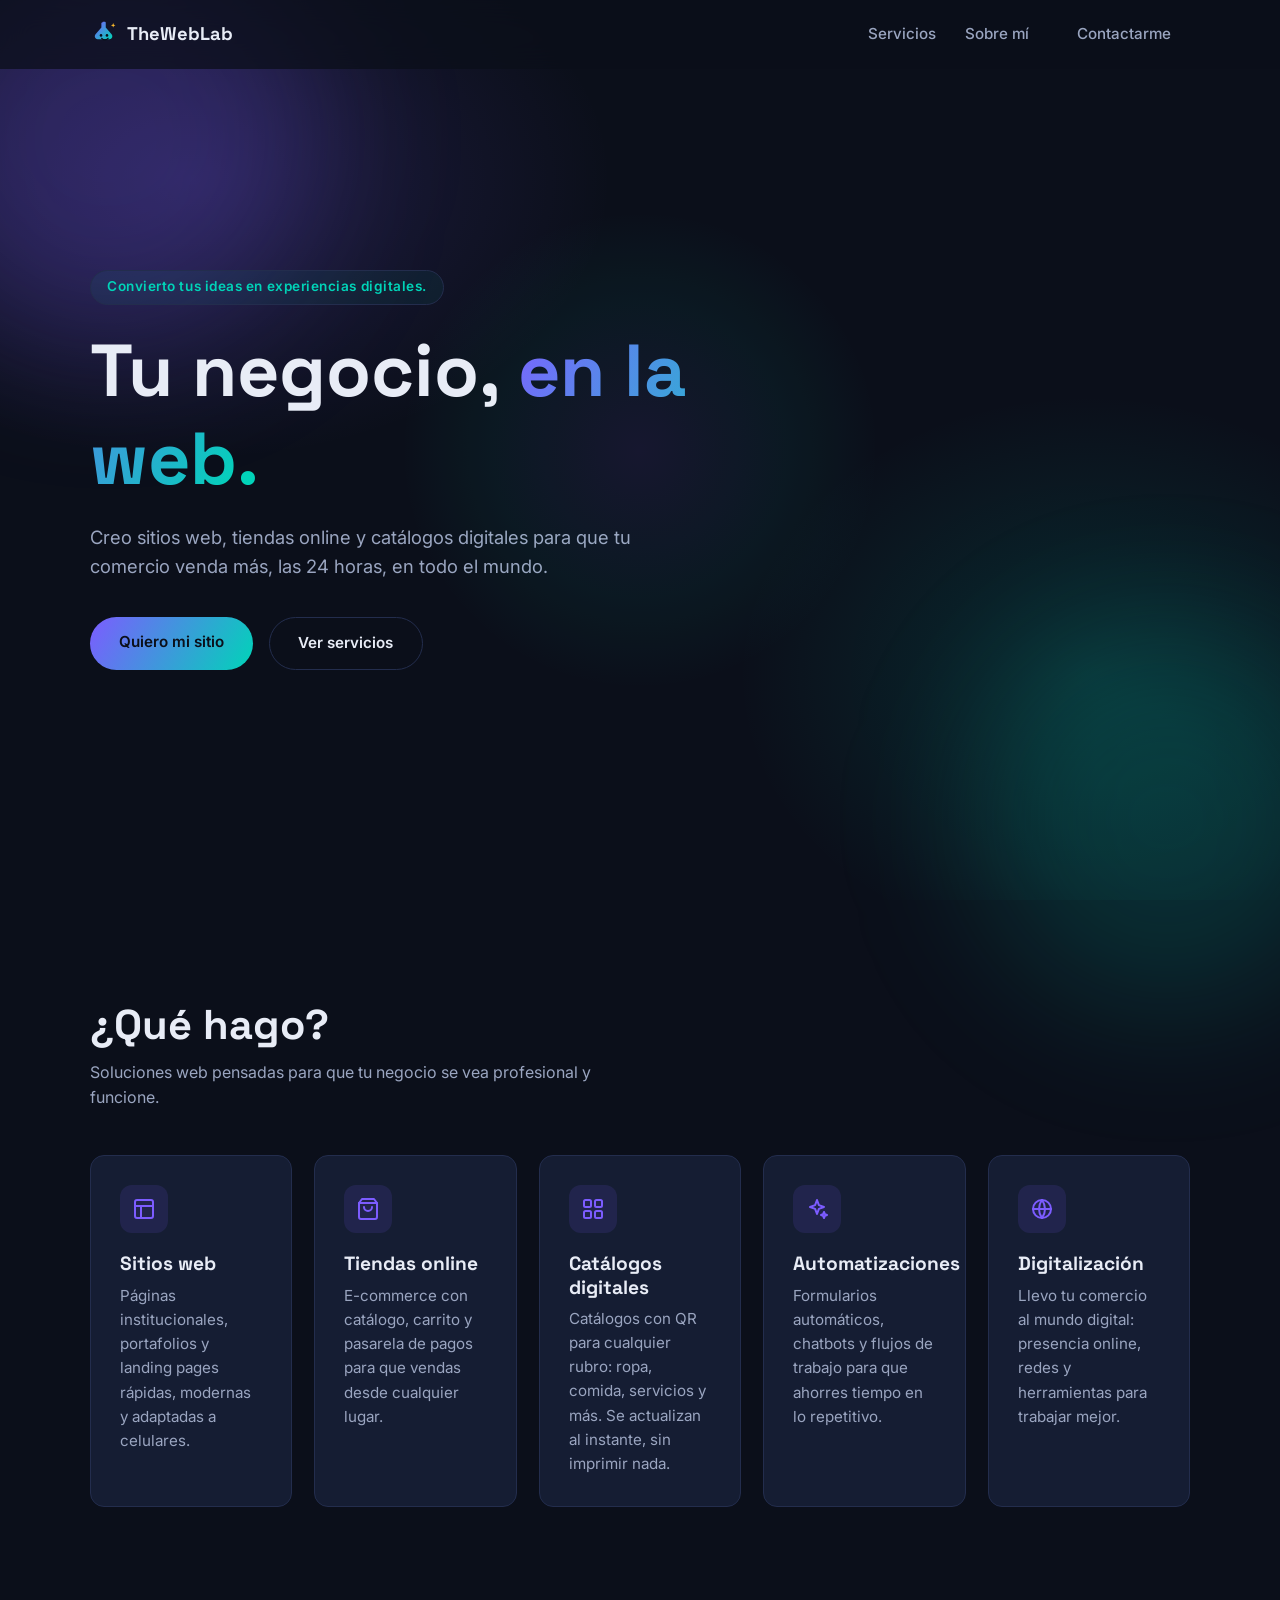
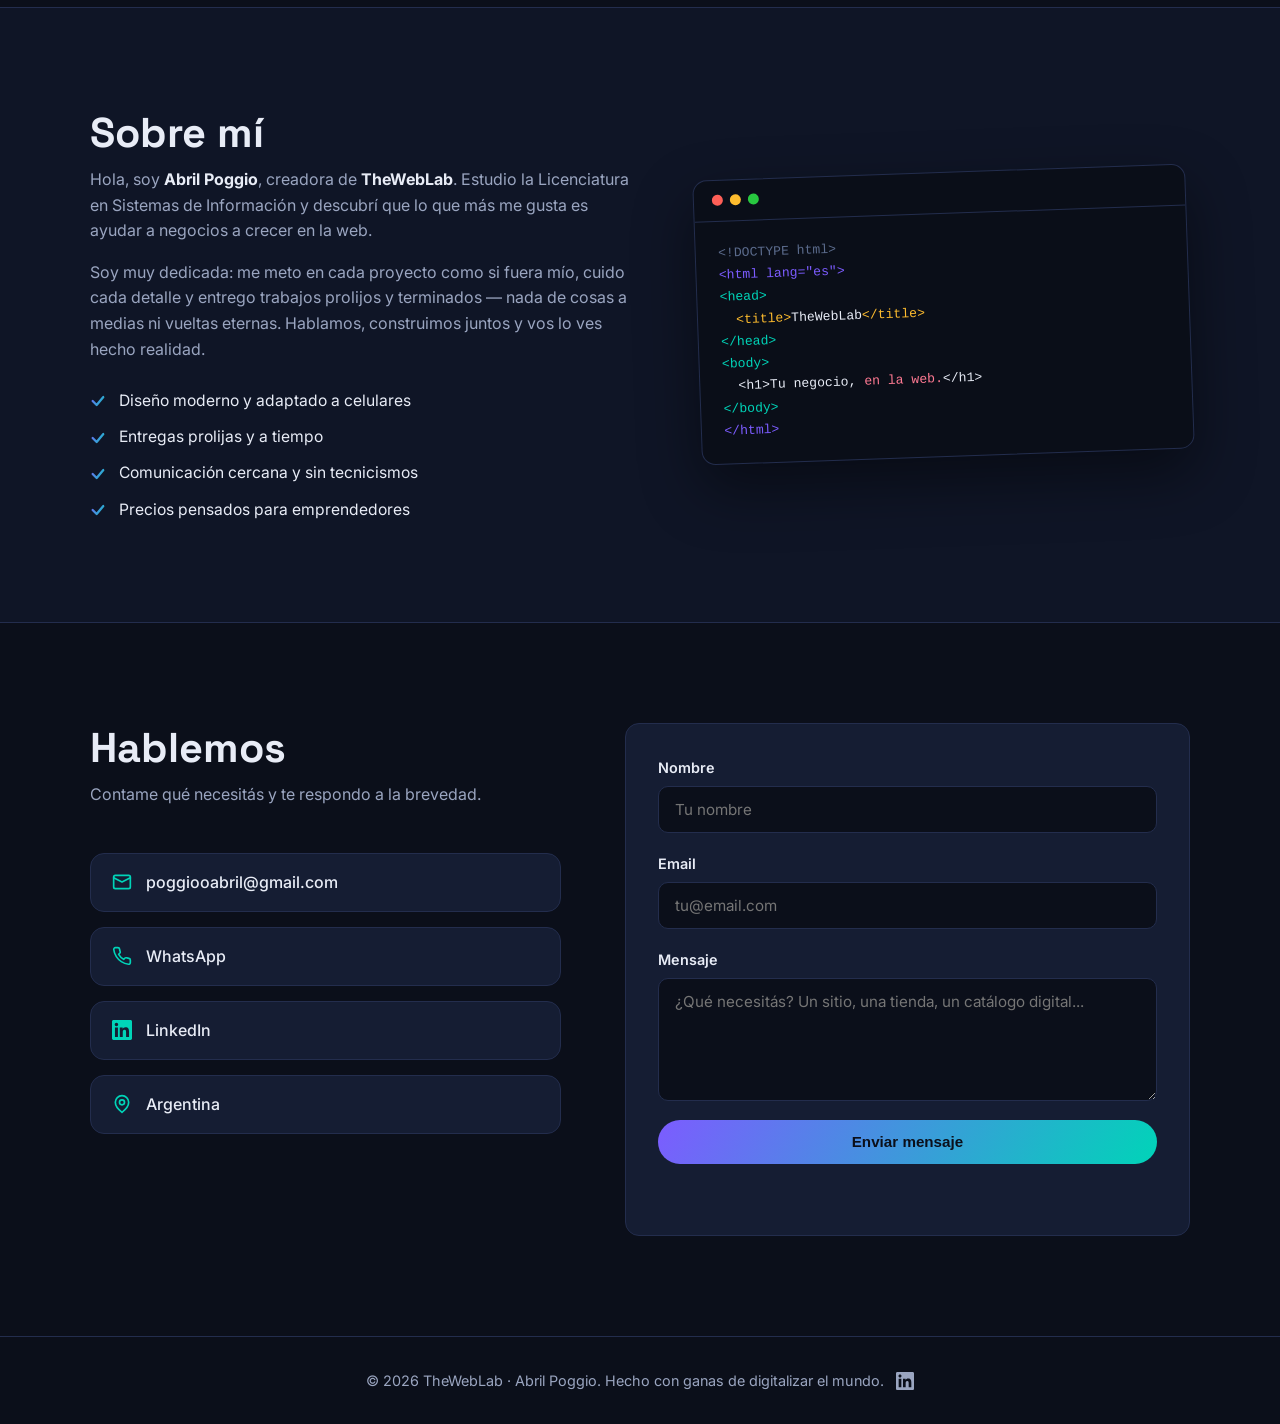
<file: index.html>
<!DOCTYPE html>
<html lang="es">
<head>
  <meta charset="UTF-8">
  <meta name="viewport" content="width=device-width, initial-scale=1.0">
  <title>TheWebLab — Soluciones web para tu negocio</title>
  <meta name="description" content="TheWebLab: sitios web, tiendas online, catálogos digitales y digitalización de comercios. Tu negocio, en la web.">
  <meta property="og:title" content="TheWebLab — Soluciones web para tu negocio">
  <meta property="og:description" content="Sitios web, tiendas online, catálogos digitales y digitalización de comercios.">
  <meta property="og:type" content="website">
  <link rel="icon" href="data:image/svg+xml,%3Csvg xmlns='http://www.w3.org/2000/svg' viewBox='0 0 32 32'%3E%3Cdefs%3E%3ClinearGradient id='g' x1='0' y1='0' x2='1' y2='1'%3E%3Cstop offset='0' stop-color='%237c5cff'/%3E%3Cstop offset='1' stop-color='%2300d4b8'/%3E%3C/linearGradient%3E%3C/defs%3E%3Cpath fill='url(%23g)' d='M14 3a1 1 0 0 1 1-1h2a1 1 0 0 1 1 1v5.6l6.9 8a3.4 3.4 0 0 1-2.5 5.4H8.6a3.4 3.4 0 0 1-2.5-5.4l6.9-8V3z'/%3E%3Ccircle cx='12.6' cy='17.6' r='1.5' fill='%230b0f1a'/%3E%3Ccircle cx='19.4' cy='17.6' r='1.5' fill='%230b0f1a'/%3E%3Cpath d='M13.4 21c1 1.2 2.2 1.8 3.6 1.8s2.6-.6 3.6-1.8' stroke='%230b0f1a' stroke-width='1.5' fill='none' stroke-linecap='round'/%3E%3C/svg%3E">
  <link rel="preconnect" href="https://fonts.googleapis.com">
  <link rel="preconnect" href="https://fonts.gstatic.com" crossorigin>
  <link href="https://fonts.googleapis.com/css2?family=Inter:wght@400;500;600;700&family=Space+Grotesk:wght@500;600;700&display=swap" rel="stylesheet">
  <link rel="stylesheet" href="css/styles.css?v=2">
</head>
<body>

  <div class="progress-bar" id="progressBar" aria-hidden="true"></div>
  <div class="cursor-glow" id="cursorGlow" aria-hidden="true"></div>

  <header class="nav" id="nav">
    <div class="container nav-inner">
      <a href="#inicio" class="logo">
        <svg viewBox="0 0 32 32" width="28" height="28" aria-hidden="true">
          <defs><linearGradient id="lg" x1="0" y1="0" x2="1" y2="1"><stop offset="0" stop-color="#7c5cff"/><stop offset="1" stop-color="#00d4b8"/></linearGradient></defs>
          <path fill="url(#lg)" d="M14 3a1 1 0 0 1 1-1h2a1 1 0 0 1 1 1v5.6l6.9 8a3.4 3.4 0 0 1-2.5 5.4H8.6a3.4 3.4 0 0 1-2.5-5.4l6.9-8V3z"/>
          <circle cx="12.6" cy="17.6" r="1.5" fill="#0b0f1a"/>
          <circle cx="19.4" cy="17.6" r="1.5" fill="#0b0f1a"/>
          <path d="M13.4 21c1 1.2 2.2 1.8 3.6 1.8s2.6-.6 3.6-1.8" stroke="#0b0f1a" stroke-width="1.5" fill="none" stroke-linecap="round"/>
          <path fill="#febc2e" d="M26.5 3.5l.7 1.9 1.9.7-1.9.7-.7 1.9-.7-1.9-1.9-.7 1.9-.7.7-1.9z"/>
        </svg>
        <span>TheWebLab</span>
      </a>
      <nav class="nav-links" id="navLinks">
        <a href="#servicios">Servicios</a>
        <a href="#sobre">Sobre mí</a>
        <a href="#contacto" class="btn btn-sm">Contactarme</a>
      </nav>
      <button class="nav-toggle" id="navToggle" aria-label="Abrir menú" aria-expanded="false">
        <span></span><span></span><span></span>
      </button>
    </div>
  </header>

  <main>
    <section class="hero" id="inicio">
        <div class="orb orb-1" aria-hidden="true"></div>
        <div class="orb orb-2" aria-hidden="true"></div>
      <div class="container hero-inner">
        <p class="hero-tag">Convierto tus ideas en experiencias digitales.</p>
        <h1>Tu negocio, <span class="gradient-text">en la web.</span></h1>
        <p class="hero-sub">Creo sitios web, tiendas online y catálogos digitales para que tu comercio venda más, las 24 horas, en todo el mundo.</p>
        <div class="hero-cta">
          <a href="#contacto" class="btn btn-primary">Quiero mi sitio</a>
          <a href="#servicios" class="btn btn-ghost">Ver servicios</a>
        </div>
      </div>
    </section>

    <section class="section" id="servicios">
      <div class="container">
        <h2 class="section-title">¿Qué hago?</h2>
        <p class="section-sub">Soluciones web pensadas para que tu negocio se vea profesional y funcione.</p>
        <div class="grid">
          <article class="card">
            <div class="card-icon">
              <svg viewBox="0 0 24 24" fill="none" stroke="currentColor" stroke-width="2" stroke-linecap="round" stroke-linejoin="round"><rect x="3" y="3" width="18" height="18" rx="2"/><path d="M3 9h18M9 21V9"/></svg>
            </div>
            <h3>Sitios web</h3>
            <p>Páginas institucionales, portafolios y landing pages rápidas, modernas y adaptadas a celulares.</p>
          </article>
          <article class="card">
            <div class="card-icon">
              <svg viewBox="0 0 24 24" fill="none" stroke="currentColor" stroke-width="2" stroke-linecap="round" stroke-linejoin="round"><path d="M6 2 3 6v14a2 2 0 0 0 2 2h14a2 2 0 0 0 2-2V6l-3-4z"/><path d="M3 6h18"/><path d="M16 10a4 4 0 0 1-8 0"/></svg>
            </div>
            <h3>Tiendas online</h3>
            <p>E-commerce con catálogo, carrito y pasarela de pagos para que vendas desde cualquier lugar.</p>
          </article>
          <article class="card">
            <div class="card-icon">
              <svg viewBox="0 0 24 24" fill="none" stroke="currentColor" stroke-width="2" stroke-linecap="round" stroke-linejoin="round"><rect x="3" y="3" width="7" height="7" rx="1.5"/><rect x="14" y="3" width="7" height="7" rx="1.5"/><rect x="3" y="14" width="7" height="7" rx="1.5"/><rect x="14" y="14" width="7" height="7" rx="1.5"/></svg>
            </div>
            <h3>Catálogos digitales</h3>
            <p>Catálogos con QR para cualquier rubro: ropa, comida, servicios y más. Se actualizan al instante, sin imprimir nada.</p>
          </article>
          <article class="card">
            <div class="card-icon">
              <svg viewBox="0 0 24 24" fill="none" stroke="currentColor" stroke-width="2" stroke-linecap="round" stroke-linejoin="round"><path d="M12 3l1.9 5.1L19 10l-5.1 1.9L12 17l-1.9-5.1L5 10l5.1-1.9L12 3z"/><path d="M19 15l.9 2.1L22 18l-2.1.9L19 21l-.9-2.1L16 18l2.1-.9L19 15z"/></svg>
            </div>
            <h3>Automatizaciones</h3>
            <p>Formularios automáticos, chatbots y flujos de trabajo para que ahorres tiempo en lo repetitivo.</p>
          </article>
          <article class="card">
            <div class="card-icon">
              <svg viewBox="0 0 24 24" fill="none" stroke="currentColor" stroke-width="2" stroke-linecap="round" stroke-linejoin="round"><circle cx="12" cy="12" r="9"/><path d="M3 12h18"/><path d="M12 3a15 15 0 0 1 0 18"/><path d="M12 3a15 15 0 0 0 0 18"/></svg>
            </div>
            <h3>Digitalización</h3>
            <p>Llevo tu comercio al mundo digital: presencia online, redes y herramientas para trabajar mejor.</p>
          </article>
        </div>
      </div>
    </section>

    <section class="section section-alt" id="sobre">
      <div class="container sobre-inner">
        <div class="sobre-text">
          <h2 class="section-title">Sobre mí</h2>
          <p>Hola, soy <strong>Abril Poggio</strong>, creadora de <strong>TheWebLab</strong>. Estudio la Licenciatura en Sistemas de Información y descubrí que lo que más me gusta es ayudar a negocios a crecer en la web.</p>
          <p>Soy muy dedicada: me meto en cada proyecto como si fuera mío, cuido cada detalle y entrego trabajos prolijos y terminados — nada de cosas a medias ni vueltas eternas. Hablamos, construimos juntos y vos lo ves hecho realidad.</p>
          <ul class="checklist">
            <li>Diseño moderno y adaptado a celulares</li>
            <li>Entregas prolijas y a tiempo</li>
            <li>Comunicación cercana y sin tecnicismos</li>
            <li>Precios pensados para emprendedores</li>
          </ul>
        </div>
        <div class="sobre-visual" aria-hidden="true">
          <div class="code-window">
            <div class="code-dots"><span></span><span></span><span></span></div>
            <pre><code><span class="c1">&lt;!DOCTYPE html&gt;</span>
<span class="c2">&lt;html lang="es"&gt;</span>
<span class="c3">&lt;head&gt;</span>
  <span class="c4">&lt;title&gt;</span>TheWebLab<span class="c4">&lt;/title&gt;</span>
<span class="c3">&lt;/head&gt;</span>
<span class="c3">&lt;body&gt;</span>
  <span class="c5">&lt;h1&gt;</span>Tu negocio,<span class="c6"> en la web.</span><span class="c5">&lt;/h1&gt;</span>
<span class="c3">&lt;/body&gt;</span>
<span class="c2">&lt;/html&gt;</span></code></pre>
          </div>
        </div>
      </div>
    </section>

    <section class="section" id="contacto">
      <div class="container contact-inner">
        <div class="contact-info">
          <h2 class="section-title">Hablemos</h2>
          <p class="section-sub">Contame qué necesitás y te respondo a la brevedad.</p>
          <div class="contact-links">
            <a class="contact-link" href="mailto:poggiooabril@gmail.com" id="emailLink">
              <svg viewBox="0 0 24 24" fill="none" stroke="currentColor" stroke-width="2" stroke-linecap="round" stroke-linejoin="round"><rect x="2" y="4" width="20" height="16" rx="2"/><path d="m22 7-10 5L2 7"/></svg>
              <span id="emailText">poggiooabril@gmail.com</span>
            </a>
            <a class="contact-link" href="https://wa.me/5493447535132?text=%C2%A1Hola%20Abril%21%20Vi%20tu%20p%C3%A1gina%20y%20quiero%20pedir%20un%20presupuesto." id="waLink" target="_blank" rel="noopener">
              <svg viewBox="0 0 24 24" fill="none" stroke="currentColor" stroke-width="2" stroke-linecap="round" stroke-linejoin="round"><path d="M22 16.9v3a2 2 0 0 1-2.2 2 19.8 19.8 0 0 1-8.6-3.1 19.5 19.5 0 0 1-6-6A19.8 19.8 0 0 1 2.1 4.2 2 2 0 0 1 4.1 2h3a2 2 0 0 1 2 1.7c.1 1 .4 2 .7 2.9a2 2 0 0 1-.5 2.1L8 10a16 16 0 0 0 6 6l1.3-1.3a2 2 0 0 1 2.1-.5c.9.3 1.9.6 2.9.7a2 2 0 0 1 1.7 2z"/></svg>
              <span>WhatsApp</span>
            </a>
            <a class="contact-link" href="https://www.linkedin.com/in/abril-poggio-b0308a2a4" target="_blank" rel="noopener">
              <svg viewBox="0 0 24 24" fill="currentColor"><path d="M20.447 20.452h-3.554v-5.569c0-1.328-.027-3.037-1.852-3.037-1.853 0-2.136 1.445-2.136 2.939v5.667H9.351V9h3.414v1.561h.046c.477-.9 1.637-1.85 3.37-1.85 3.601 0 4.267 2.37 4.267 5.455v6.286zM5.337 7.433c-1.144 0-2.063-.926-2.063-2.065 0-1.138.92-2.063 2.063-2.063 1.14 0 2.064.925 2.064 2.063 0 1.139-.925 2.065-2.064 2.065zm1.782 13.019H3.555V9h3.564v11.452zM22.225 0H1.771C.792 0 0 .774 0 1.729v20.542C0 23.227.792 24 1.771 24h20.451C23.2 24 24 23.227 24 22.271V1.729C24 .774 23.2 0 22.222 0h.003z"/></svg>
              <span>LinkedIn</span>
            </a>
            <a class="contact-link" href="https://maps.google.com/?q=Argentina" target="_blank" rel="noopener">
              <svg viewBox="0 0 24 24" fill="none" stroke="currentColor" stroke-width="2" stroke-linecap="round" stroke-linejoin="round"><path d="M20 10c0 6-8 12-8 12s-8-6-8-12a8 8 0 0 1 16 0z"/><circle cx="12" cy="10" r="3"/></svg>
              <span>Argentina</span>
            </a>
          </div>
        </div>
        <form class="contact-form" id="contactForm" novalidate>
          <div class="form-group">
            <label for="nombre">Nombre</label>
            <input type="text" id="nombre" name="nombre" placeholder="Tu nombre" required>
          </div>
          <div class="form-group">
            <label for="email">Email</label>
            <input type="email" id="email" name="email" placeholder="tu@email.com" required>
          </div>
          <div class="form-group">
            <label for="mensaje">Mensaje</label>
            <textarea id="mensaje" name="mensaje" rows="5" placeholder="¿Qué necesitás? Un sitio, una tienda, un catálogo digital..." required></textarea>
          </div>
          <button type="submit" class="btn btn-primary btn-full" id="submitBtn">Enviar mensaje</button>
          <p class="form-status" id="formStatus" role="status"></p>
        </form>
      </div>
    </section>
  </main>

  <button class="to-top" id="toTop" aria-label="Volver arriba">
    <svg viewBox="0 0 24 24" width="20" height="20" fill="none" stroke="currentColor" stroke-width="2" stroke-linecap="round" stroke-linejoin="round" aria-hidden="true"><path d="m18 15-6-6-6 6"/></svg>
  </button>

  <footer class="footer">
    <div class="container footer-inner">
      <p>© <span id="year"></span> TheWebLab · Abril Poggio. Hecho con ganas de digitalizar el mundo.</p>
      <a class="footer-social" href="https://www.linkedin.com/in/abril-poggio-b0308a2a4" target="_blank" rel="noopener" aria-label="LinkedIn">
        <svg viewBox="0 0 24 24" width="18" height="18" fill="currentColor"><path d="M20.447 20.452h-3.554v-5.569c0-1.328-.027-3.037-1.852-3.037-1.853 0-2.136 1.445-2.136 2.939v5.667H9.351V9h3.414v1.561h.046c.477-.9 1.637-1.85 3.37-1.85 3.601 0 4.267 2.37 4.267 5.455v6.286zM5.337 7.433c-1.144 0-2.063-.926-2.063-2.065 0-1.138.92-2.063 2.063-2.063 1.14 0 2.064.925 2.064 2.063 0 1.139-.925 2.065-2.064 2.065zm1.782 13.019H3.555V9h3.564v11.452zM22.225 0H1.771C.792 0 0 .774 0 1.729v20.542C0 23.227.792 24 1.771 24h20.451C23.2 24 24 23.227 24 22.271V1.729C24 .774 23.2 0 22.222 0h.003z"/></svg>
      </a>
    </div>
  </footer>

  <script src="js/main.js?v=2"></script>
</body>
</html>
</file>
<file: css/styles.css>
:root {
  --bg: #0b0f1a;
  --bg-alt: #0f1526;
  --surface: #151d33;
  --border: #232d4d;
  --text: #e8ecf6;
  --muted: #9aa5c0;
  --accent: #7c5cff;
  --accent-2: #00d4b8;
  --gradient: linear-gradient(120deg, #7c5cff 0%, #00d4b8 100%);
  --radius: 14px;
  --max-width: 1100px;
}

* {
  margin: 0;
  padding: 0;
  box-sizing: border-box;
}

html {
  scroll-behavior: smooth;
}

body {
  font-family: "Inter", system-ui, -apple-system, sans-serif;
  background: var(--bg);
  color: var(--text);
  line-height: 1.6;
  overflow-x: hidden;
}

h1, h2, h3 {
  font-family: "Space Grotesk", "Inter", sans-serif;
  line-height: 1.2;
}

.container {
  width: min(var(--max-width), 90%);
  margin: 0 auto;
}

.gradient-text {
  background: linear-gradient(120deg, #7c5cff, #00d4b8, #7c5cff);
  background-size: 200% auto;
  -webkit-background-clip: text;
  background-clip: text;
  color: transparent;
  animation: shimmer 6s linear infinite;
}

@keyframes shimmer {
  to { background-position: 200% center; }
}

.btn {
  display: inline-block;
  padding: 0.85rem 1.8rem;
  border-radius: 999px;
  font-weight: 600;
  font-size: 0.95rem;
  text-decoration: none;
  cursor: pointer;
  border: none;
  transition: transform 0.2s ease, box-shadow 0.2s ease, background 0.2s ease;
}

.btn:active {
  transform: scale(0.97);
}

.btn-sm {
  padding: 0.5rem 1.2rem;
  font-size: 0.85rem;
}

.btn-primary {
  background: var(--gradient);
  color: #0b0f1a;
}

.btn-primary:hover {
  box-shadow: 0 8px 30px rgba(124, 92, 255, 0.4);
  transform: translateY(-2px);
}

.btn-ghost {
  border: 1px solid var(--border);
  color: var(--text);
  background: transparent;
}

.btn-ghost:hover {
  border-color: var(--accent);
  color: var(--accent);
}

.btn-full {
  width: 100%;
}

/* Nav */

.nav {
  position: fixed;
  top: 0;
  left: 0;
  right: 0;
  z-index: 100;
  backdrop-filter: blur(14px);
  -webkit-backdrop-filter: blur(14px);
  background: rgba(11, 15, 26, 0.75);
  border-bottom: 1px solid transparent;
  transition: border-color 0.3s ease, background 0.3s ease;
}

.nav.scrolled {
  border-bottom-color: var(--border);
  background: rgba(11, 15, 26, 0.92);
}

.nav-inner {
  display: flex;
  align-items: center;
  justify-content: space-between;
  height: 68px;
}

.logo {
  display: flex;
  align-items: center;
  gap: 0.55rem;
  font-family: "Space Grotesk", sans-serif;
  font-weight: 700;
  font-size: 1.15rem;
  color: var(--text);
  text-decoration: none;
}

.logo:hover svg {
  animation: wiggle 0.5s ease;
}

@keyframes wiggle {
  0%, 100% { transform: rotate(0deg); }
  25% { transform: rotate(-10deg); }
  75% { transform: rotate(10deg); }
}

.nav-links {
  display: flex;
  align-items: center;
  gap: 1.8rem;
}

.nav-links a {
  color: var(--muted);
  text-decoration: none;
  font-size: 0.95rem;
  font-weight: 500;
  transition: color 0.2s ease;
}

.nav-links a:hover {
  color: var(--text);
}

.nav-toggle {
  display: none;
  flex-direction: column;
  gap: 5px;
  background: none;
  border: none;
  cursor: pointer;
  padding: 6px;
}

.nav-toggle span {
  display: block;
  width: 24px;
  height: 2px;
  background: var(--text);
  border-radius: 2px;
  transition: transform 0.3s ease, opacity 0.3s ease;
}

.nav-toggle.open span:nth-child(1) {
  transform: translateY(7px) rotate(45deg);
}

.nav-toggle.open span:nth-child(2) {
  opacity: 0;
}

.nav-toggle.open span:nth-child(3) {
  transform: translateY(-7px) rotate(-45deg);
}

/* Hero */

.hero {
  min-height: 100svh;
  display: flex;
  align-items: center;
  position: relative;
  padding: 120px 0 80px;
}

.hero::before {
  content: "";
  position: absolute;
  inset: 0;
  background:
    radial-gradient(600px 400px at 15% 20%, rgba(124, 92, 255, 0.18), transparent 70%),
    radial-gradient(500px 400px at 85% 75%, rgba(0, 212, 184, 0.14), transparent 70%);
  pointer-events: none;
}

.hero-inner {
  position: relative;
}

.hero-tag {
  display: inline-block;
  padding: 0.35rem 1rem;
  border: 1px solid var(--border);
  border-radius: 999px;
  color: var(--accent-2);
  font-size: 0.85rem;
  font-weight: 600;
  letter-spacing: 0.04em;
  margin-bottom: 1.4rem;
  background: rgba(0, 212, 184, 0.06);
  animation: fadeUp 0.8s 0.1s backwards;
}

.hero h1 {
  font-size: clamp(2.6rem, 7vw, 4.6rem);
  font-weight: 700;
  margin-bottom: 1.2rem;
  max-width: 14ch;
  animation: fadeUp 0.8s 0.25s backwards;
}

.hero-sub {
  font-size: 1.15rem;
  color: var(--muted);
  max-width: 52ch;
  margin-bottom: 2.2rem;
  animation: fadeUp 0.8s 0.4s backwards;
}

.hero-cta {
  display: flex;
  gap: 1rem;
  flex-wrap: wrap;
  animation: fadeUp 0.8s 0.55s backwards;
}

.orb {
  position: absolute;
  border-radius: 50%;
  filter: blur(70px);
  pointer-events: none;
}

.orb-1 {
  width: 420px;
  height: 420px;
  background: rgba(124, 92, 255, 0.22);
  top: -8%;
  left: -8%;
  animation: float1 14s ease-in-out infinite;
}

.orb-2 {
  width: 380px;
  height: 380px;
  background: rgba(0, 212, 184, 0.16);
  bottom: -12%;
  right: -6%;
  animation: float2 18s ease-in-out infinite;
}

@keyframes float1 {
  0%, 100% { transform: translate(0, 0); }
  50% { transform: translate(60px, 40px); }
}

@keyframes float2 {
  0%, 100% { transform: translate(0, 0); }
  50% { transform: translate(-50px, -60px); }
}

@keyframes fadeUp {
  from { opacity: 0; transform: translateY(24px); }
}

.rotate {
  display: inline-block;
  overflow: hidden;
  height: 1.3em;
  vertical-align: bottom;
}

.rotate span {
  display: block;
  line-height: 1.3;
  animation: rotateWords 12s infinite backwards;
}

.rotate span:nth-child(2) { animation-delay: 3s; }
.rotate span:nth-child(3) { animation-delay: 6s; }
.rotate span:nth-child(4) { animation-delay: 9s; }

@keyframes rotateWords {
  0% { opacity: 0; transform: translateY(100%); }
  4%, 21% { opacity: 1; transform: translateY(0); }
  25%, 100% { opacity: 0; transform: translateY(-100%); }
}

/* Sections */

.section {
  padding: 100px 0;
}

.section-alt {
  background: var(--bg-alt);
  border-top: 1px solid var(--border);
  border-bottom: 1px solid var(--border);
}

.section-title {
  font-size: clamp(1.9rem, 4vw, 2.6rem);
  margin-bottom: 0.6rem;
}

.section-sub {
  color: var(--muted);
  max-width: 56ch;
  margin-bottom: 2.8rem;
}

/* Cards */

.grid {
  display: grid;
  grid-template-columns: repeat(auto-fit, minmax(200px, 1fr));
  gap: 1.4rem;
}

.card {
  background: var(--surface);
  border: 1px solid var(--border);
  border-radius: var(--radius);
  padding: 1.8rem;
  transition: transform 0.25s ease, border-color 0.25s ease, box-shadow 0.25s ease;
}

.card:hover {
  transform: translateY(-6px);
  border-color: var(--accent);
  box-shadow: 0 14px 40px rgba(0, 0, 0, 0.35);
}

.card-icon {
  width: 48px;
  height: 48px;
  border-radius: 12px;
  display: flex;
  align-items: center;
  justify-content: center;
  background: rgba(124, 92, 255, 0.12);
  color: var(--accent);
  margin-bottom: 1.2rem;
}

.card-icon svg {
  width: 24px;
  height: 24px;
}

.card h3 {
  font-size: 1.2rem;
  margin-bottom: 0.5rem;
}

.card p {
  color: var(--muted);
  font-size: 0.95rem;
}

/* Sobre mí */

.sobre-inner {
  display: grid;
  grid-template-columns: 1.1fr 1fr;
  gap: 4rem;
  align-items: center;
}

.sobre-text p {
  color: var(--muted);
  margin-bottom: 1rem;
}

.sobre-text strong {
  color: var(--text);
}

.checklist {
  list-style: none;
  margin-top: 1.6rem;
  display: grid;
  gap: 0.7rem;
}

.checklist li {
  position: relative;
  padding-left: 1.8rem;
  color: var(--text);
  font-size: 0.98rem;
}

.checklist li::before {
  content: "";
  position: absolute;
  left: 0;
  top: 0.35em;
  width: 16px;
  height: 16px;
  border-radius: 50%;
  background: var(--gradient);
  mask: url("data:image/svg+xml,%3Csvg xmlns='http://www.w3.org/2000/svg' viewBox='0 0 24 24' fill='none' stroke='black' stroke-width='3.5' stroke-linecap='round' stroke-linejoin='round'%3E%3Cpath d='m4 12 6 6L20 6'/%3E%3C/svg%3E") center / contain no-repeat;
  -webkit-mask: url("data:image/svg+xml,%3Csvg xmlns='http://www.w3.org/2000/svg' viewBox='0 0 24 24' fill='none' stroke='black' stroke-width='3.5' stroke-linecap='round' stroke-linejoin='round'%3E%3Cpath d='m4 12 6 6L20 6'/%3E%3C/svg%3E") center / contain no-repeat;
}

.code-window {
  background: #0a0e18;
  border: 1px solid var(--border);
  border-radius: var(--radius);
  overflow: hidden;
  box-shadow: 0 24px 60px rgba(0, 0, 0, 0.45);
  transform: rotate(-2deg);
  transition: transform 0.3s ease;
}

.code-window:hover {
  transform: rotate(0deg);
}

.code-dots {
  display: flex;
  gap: 7px;
  padding: 0.9rem 1.1rem;
  border-bottom: 1px solid var(--border);
}

.code-dots span {
  width: 11px;
  height: 11px;
  border-radius: 50%;
  background: var(--border);
}

.code-dots span:nth-child(1) { background: #ff5f57; }
.code-dots span:nth-child(2) { background: #febc2e; }
.code-dots span:nth-child(3) { background: #28c840; }

.code-window pre {
  padding: 1.3rem 1.4rem;
  overflow-x: auto;
  font-family: "JetBrains Mono", "Fira Code", Consolas, monospace;
  font-size: 0.82rem;
  line-height: 1.7;
}

.c1 { color: #5b6b8c; }
.c2 { color: #7c5cff; }
.c3 { color: #00d4b8; }
.c4 { color: #febc2e; }
.c5 { color: #e8ecf6; }
.c6 { color: #ff7a93; }

/* Contacto */

.contact-inner {
  display: grid;
  grid-template-columns: 1fr 1.2fr;
  gap: 4rem;
  align-items: start;
}

.contact-links {
  display: grid;
  gap: 0.9rem;
  margin-top: 2rem;
}

.contact-link {
  display: flex;
  align-items: center;
  gap: 0.9rem;
  padding: 1rem 1.3rem;
  background: var(--surface);
  border: 1px solid var(--border);
  border-radius: var(--radius);
  color: var(--text);
  text-decoration: none;
  font-weight: 500;
  transition: border-color 0.2s ease, transform 0.2s ease;
}

.contact-link:hover {
  border-color: var(--accent);
  transform: translateX(4px);
}

.contact-link svg {
  width: 20px;
  height: 20px;
  color: var(--accent-2);
  flex-shrink: 0;
}

.contact-form {
  background: var(--surface);
  border: 1px solid var(--border);
  border-radius: var(--radius);
  padding: 2rem;
  display: grid;
  gap: 1.2rem;
}

.form-group {
  display: grid;
  gap: 0.45rem;
}

.form-group label {
  font-size: 0.9rem;
  font-weight: 600;
  color: var(--text);
}

.form-group input,
.form-group textarea {
  background: var(--bg);
  border: 1px solid var(--border);
  border-radius: 10px;
  padding: 0.8rem 1rem;
  color: var(--text);
  font-family: inherit;
  font-size: 0.95rem;
  transition: border-color 0.2s ease, box-shadow 0.2s ease;
  resize: vertical;
}

.form-group input:focus,
.form-group textarea:focus {
  outline: none;
  border-color: var(--accent);
  box-shadow: 0 0 0 3px rgba(124, 92, 255, 0.2);
}

.form-group input.invalid,
.form-group textarea.invalid {
  border-color: #ff5f57;
}

.form-status {
  font-size: 0.9rem;
  min-height: 1.4em;
}

.form-status.ok { color: var(--accent-2); }
.form-status.error { color: #ff5f57; }

/* Footer */

.footer {
  padding: 2rem 0;
  border-top: 1px solid var(--border);
  color: var(--muted);
  font-size: 0.9rem;
}

.footer-inner {
  display: flex;
  align-items: center;
  justify-content: center;
  gap: 0.8rem;
  text-align: center;
  flex-wrap: wrap;
}

.footer-social {
  color: var(--muted);
  display: inline-flex;
  transition: color 0.2s ease, transform 0.2s ease;
}

.footer-social:hover {
  color: var(--accent);
  transform: translateY(-2px);
}

/* Progress bar */

.progress-bar {
  position: fixed;
  top: 0;
  left: 0;
  right: 0;
  height: 3px;
  background: var(--gradient);
  transform: scaleX(0);
  transform-origin: left;
  z-index: 110;
}

/* Cursor glow */

.cursor-glow {
  position: fixed;
  top: 0;
  left: 0;
  width: 520px;
  height: 520px;
  border-radius: 50%;
  background: radial-gradient(circle, rgba(124, 92, 255, 0.09) 0%, rgba(0, 212, 184, 0.05) 40%, transparent 65%);
  pointer-events: none;
  z-index: 1;
  mix-blend-mode: screen;
}

@media (pointer: coarse) {
  .cursor-glow { display: none; }
}

/* Back to top */

.to-top {
  position: fixed;
  right: 1.5rem;
  bottom: 1.5rem;
  width: 46px;
  height: 46px;
  border-radius: 50%;
  border: 1px solid var(--border);
  background: rgba(21, 29, 51, 0.9);
  backdrop-filter: blur(10px);
  -webkit-backdrop-filter: blur(10px);
  color: var(--text);
  display: flex;
  align-items: center;
  justify-content: center;
  cursor: pointer;
  opacity: 0;
  transform: translateY(16px);
  pointer-events: none;
  transition: opacity 0.3s ease, transform 0.3s ease, border-color 0.3s ease;
  z-index: 90;
}

.to-top.show {
  opacity: 1;
  transform: translateY(0);
  pointer-events: auto;
}

.to-top:hover {
  border-color: var(--accent);
}

/* Reveal animation */

.reveal {
  opacity: 0;
  transform: translateY(28px);
  transition: opacity 0.7s ease, transform 0.7s ease;
}

.reveal.visible {
  opacity: 1;
  transform: translateY(0);
}

/* Responsive */

@media (max-width: 860px) {
  .sobre-inner,
  .contact-inner {
    grid-template-columns: 1fr;
    gap: 2.5rem;
  }

  .sobre-visual {
    order: -1;
  }

  .section {
    padding: 70px 0;
  }
}

@media (max-width: 640px) {
  .nav-toggle {
    display: flex;
  }

  .nav-links {
    position: fixed;
    top: 68px;
    left: 0;
    right: 0;
    flex-direction: column;
    align-items: stretch;
    gap: 0;
    background: rgba(11, 15, 26, 0.97);
    backdrop-filter: blur(14px);
    border-bottom: 1px solid var(--border);
    padding: 1rem 5%;
    transform: translateY(-130%);
    transition: transform 0.3s ease;
  }

  .nav-links.open {
    transform: translateY(0);
  }

  .nav-links a {
    padding: 0.9rem 0.4rem;
    border-bottom: 1px solid var(--border);
  }

  .nav-links a:last-child {
    border-bottom: none;
    margin-top: 0.8rem;
    text-align: center;
  }

  .hero-cta .btn {
    width: 100%;
    text-align: center;
  }
}

@media (prefers-reduced-motion: reduce) {
  html {
    scroll-behavior: auto;
  }

  .reveal {
    opacity: 1;
    transform: none;
    transition: none;
  }

  .hero-tag,
  .hero h1,
  .hero-sub,
  .hero-cta,
  .gradient-text,
  .rotate span,
  .orb-1,
  .orb-2,
  .logo:hover svg {
    animation: none !important;
  }

  .rotate span:nth-child(n+2) {
    display: none;
  }

  .cursor-glow {
    display: none;
  }

  * {
    transition-duration: 0.01ms !important;
  }
}
</file>
